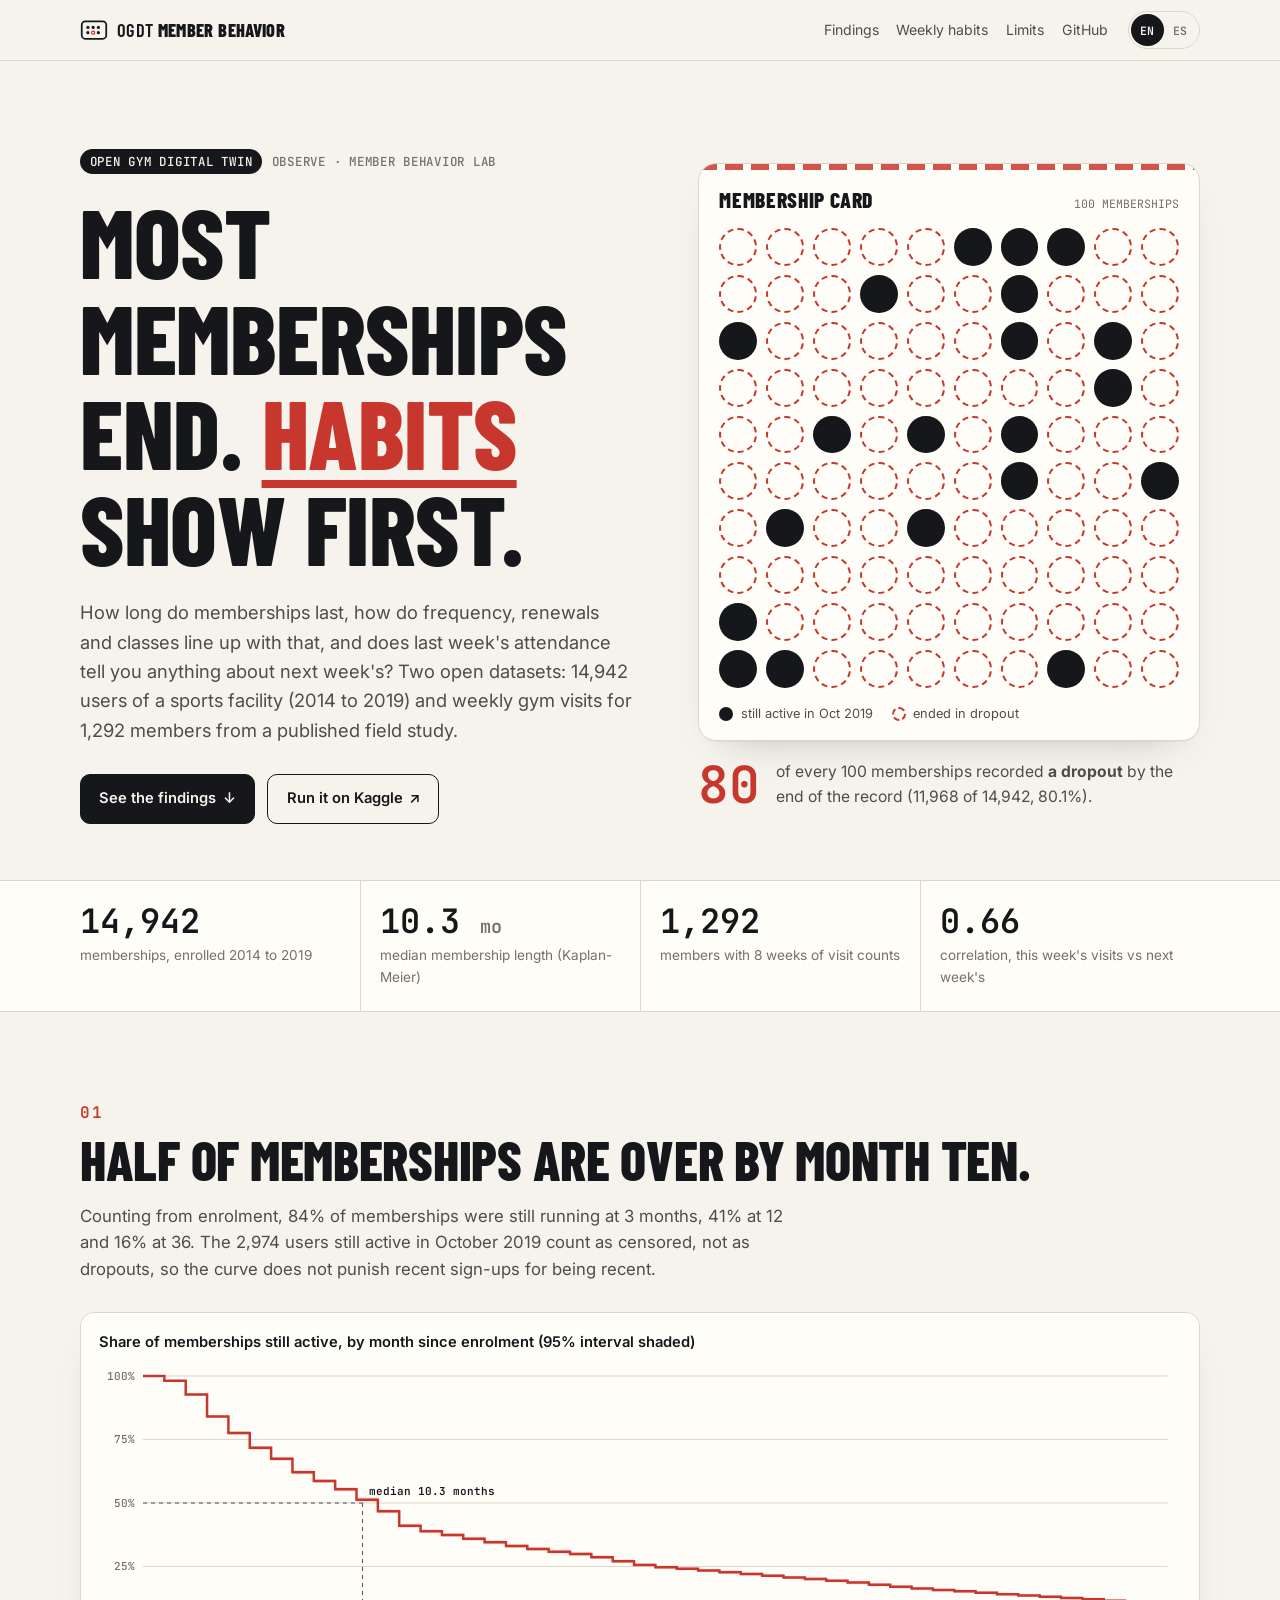
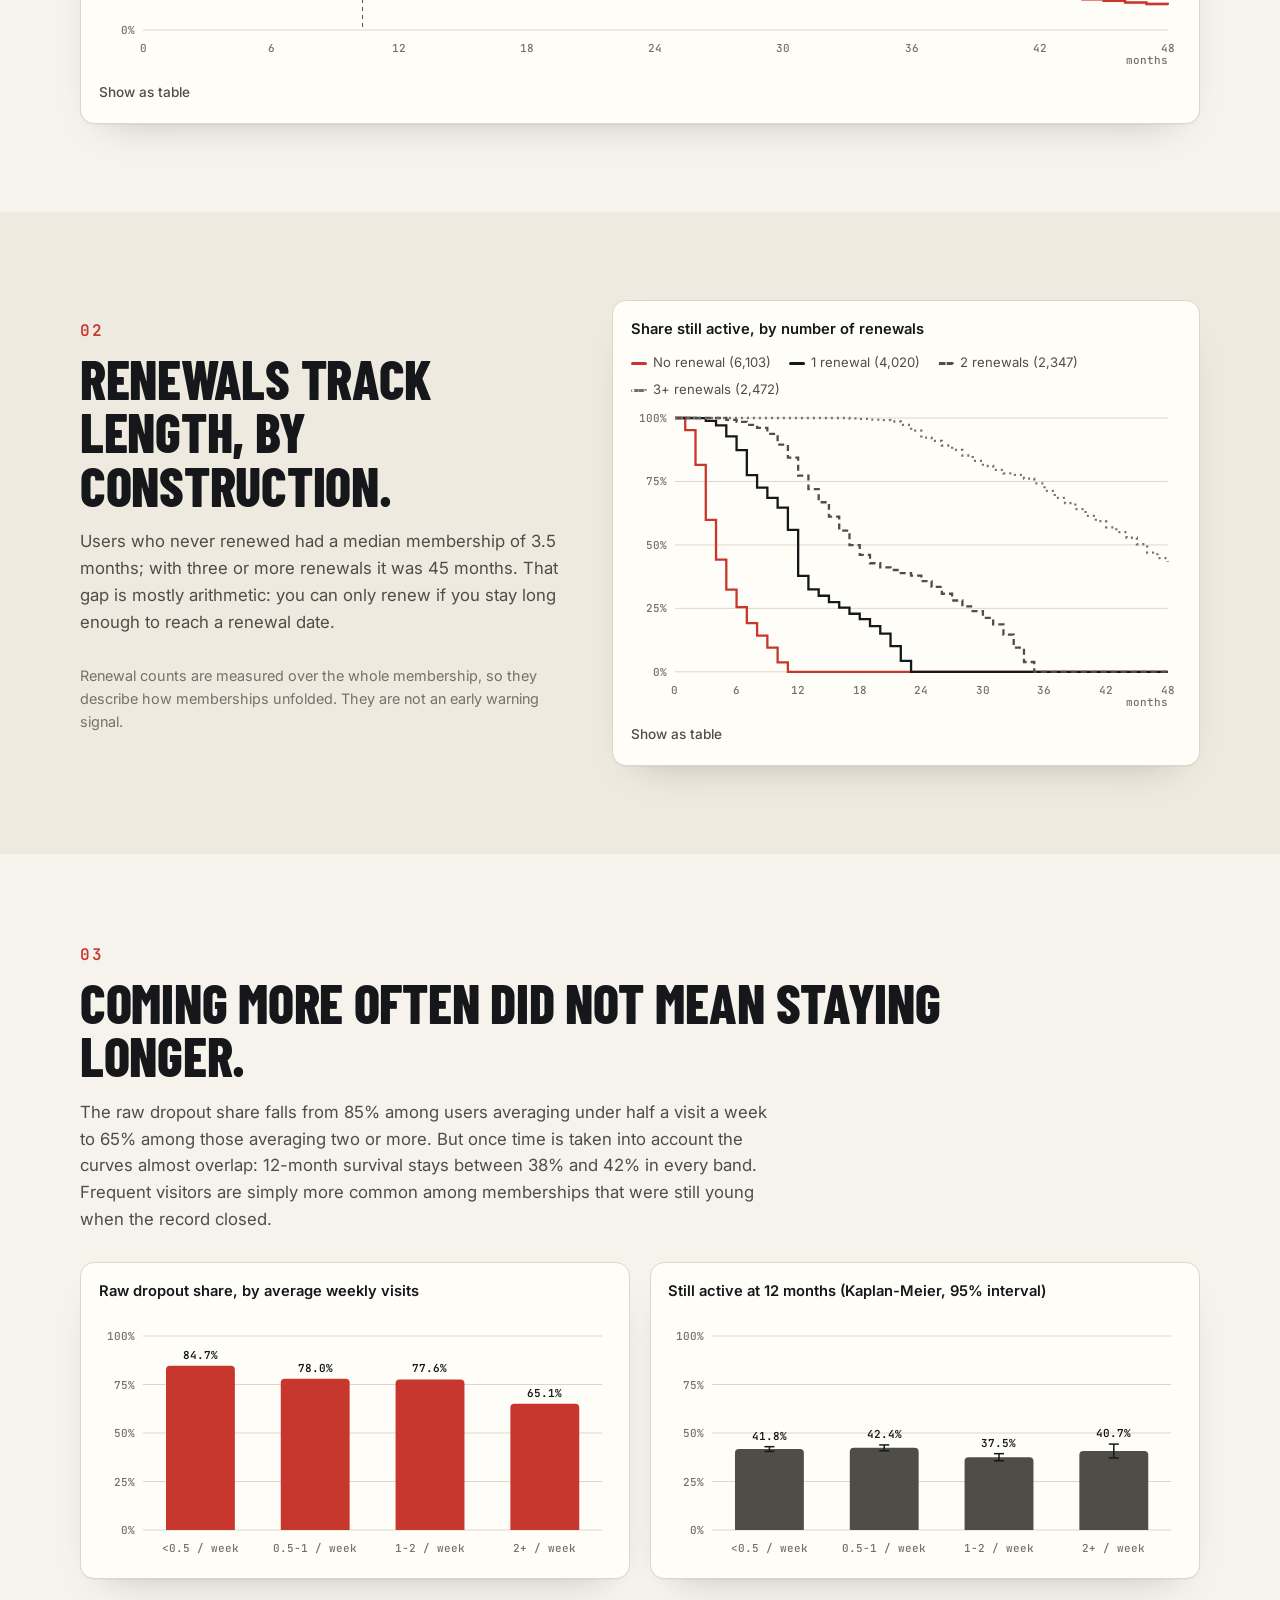
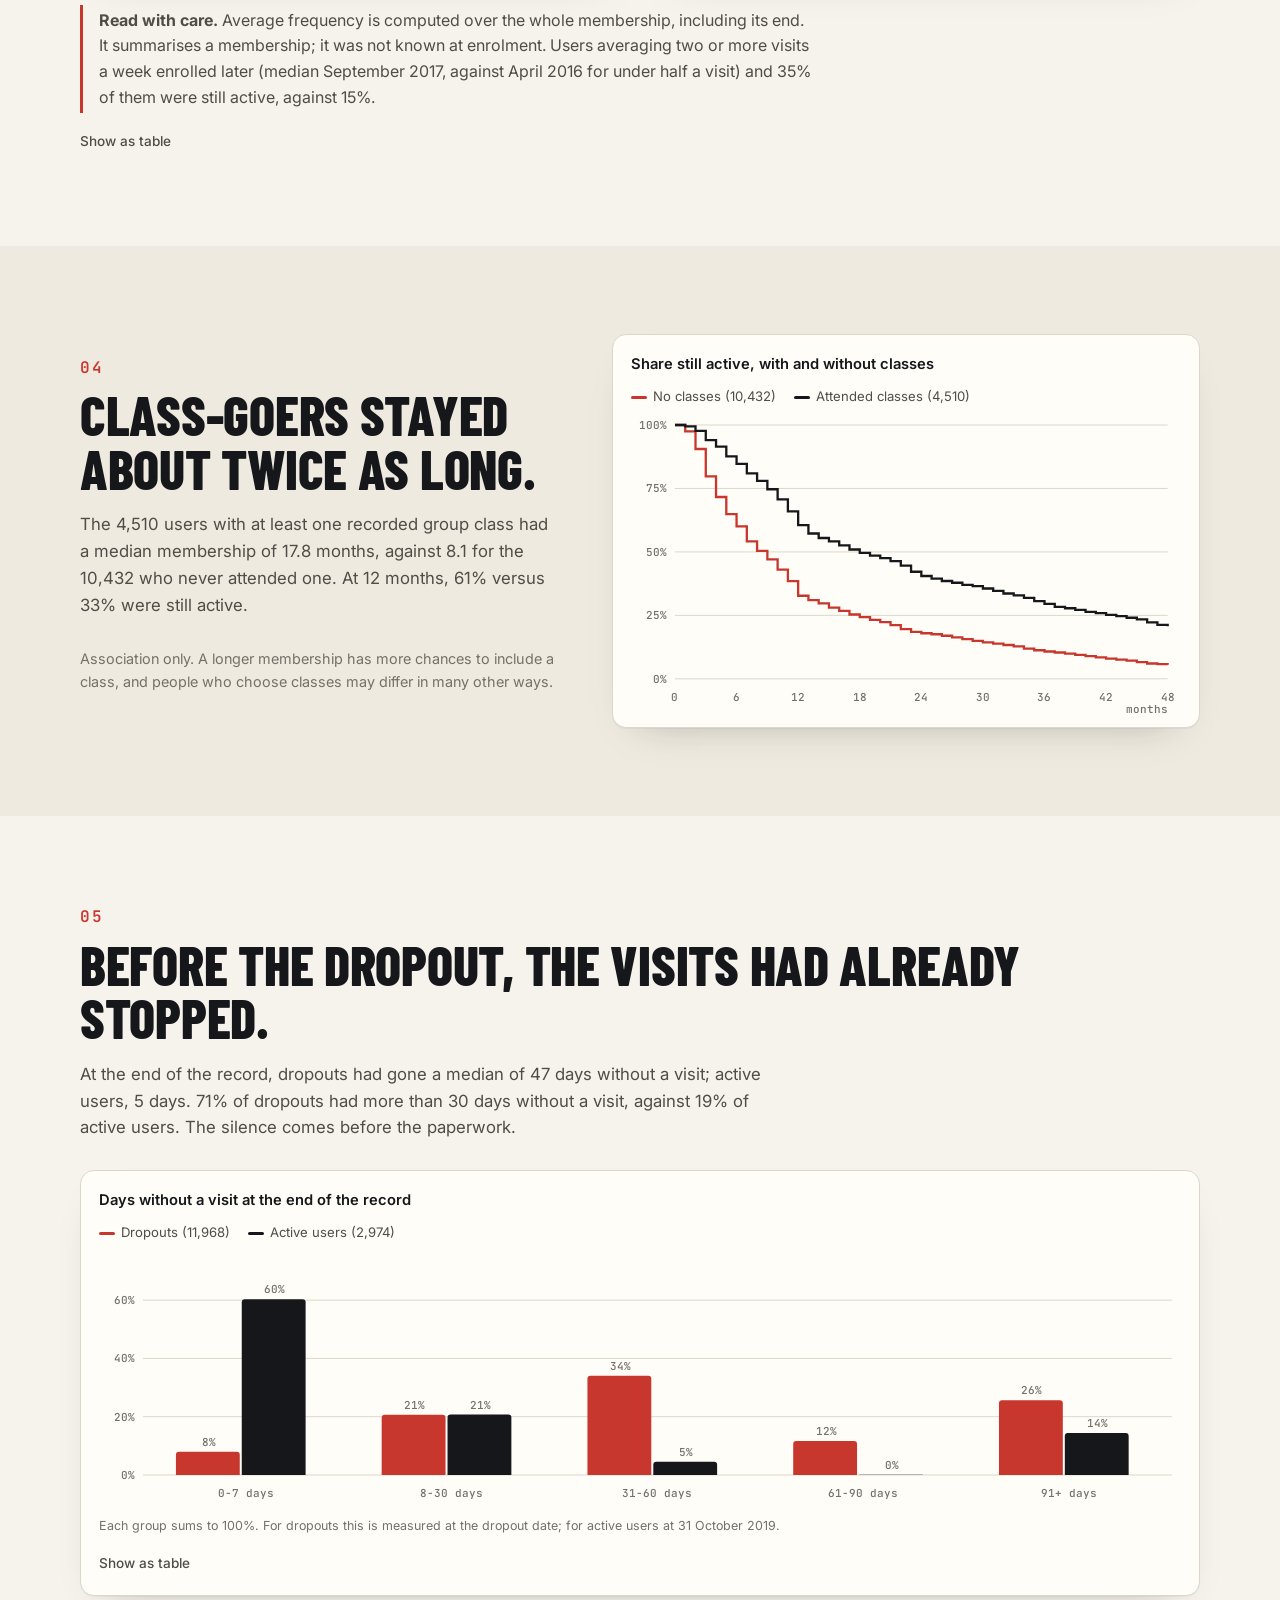
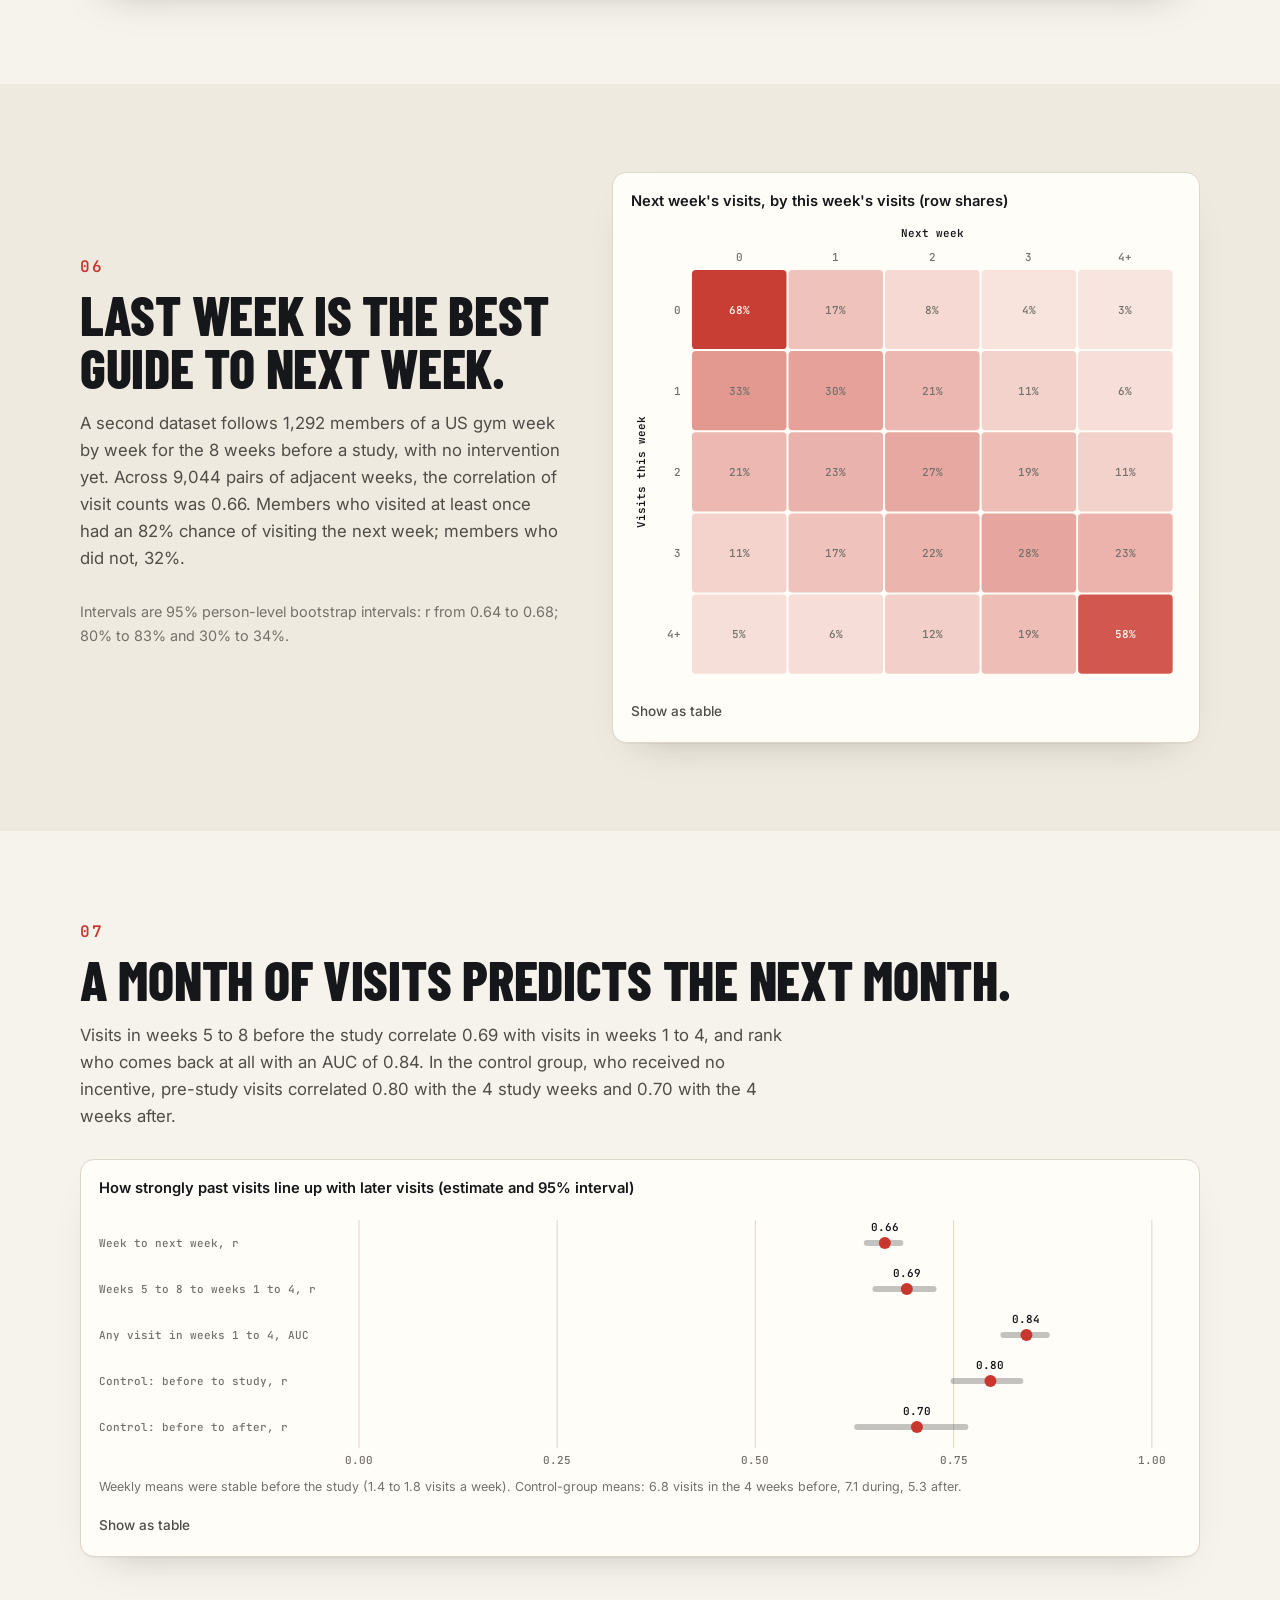
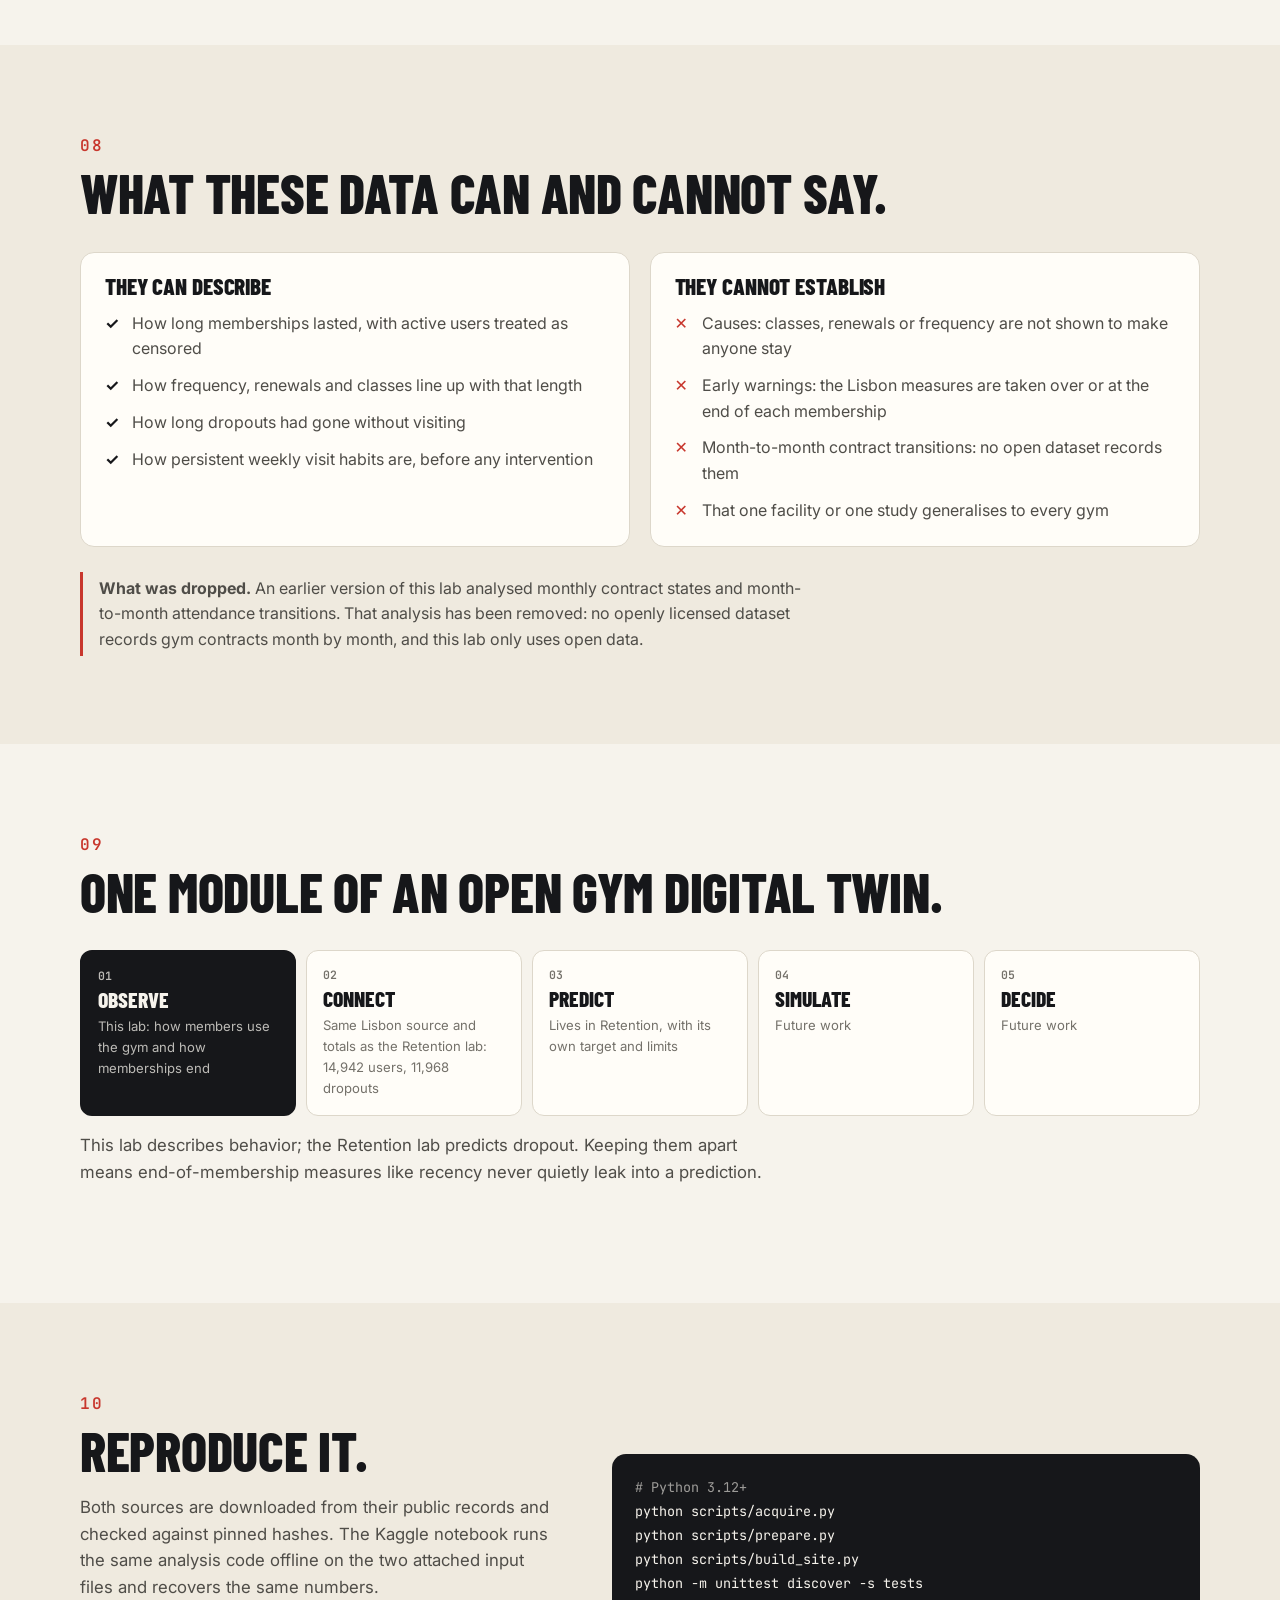
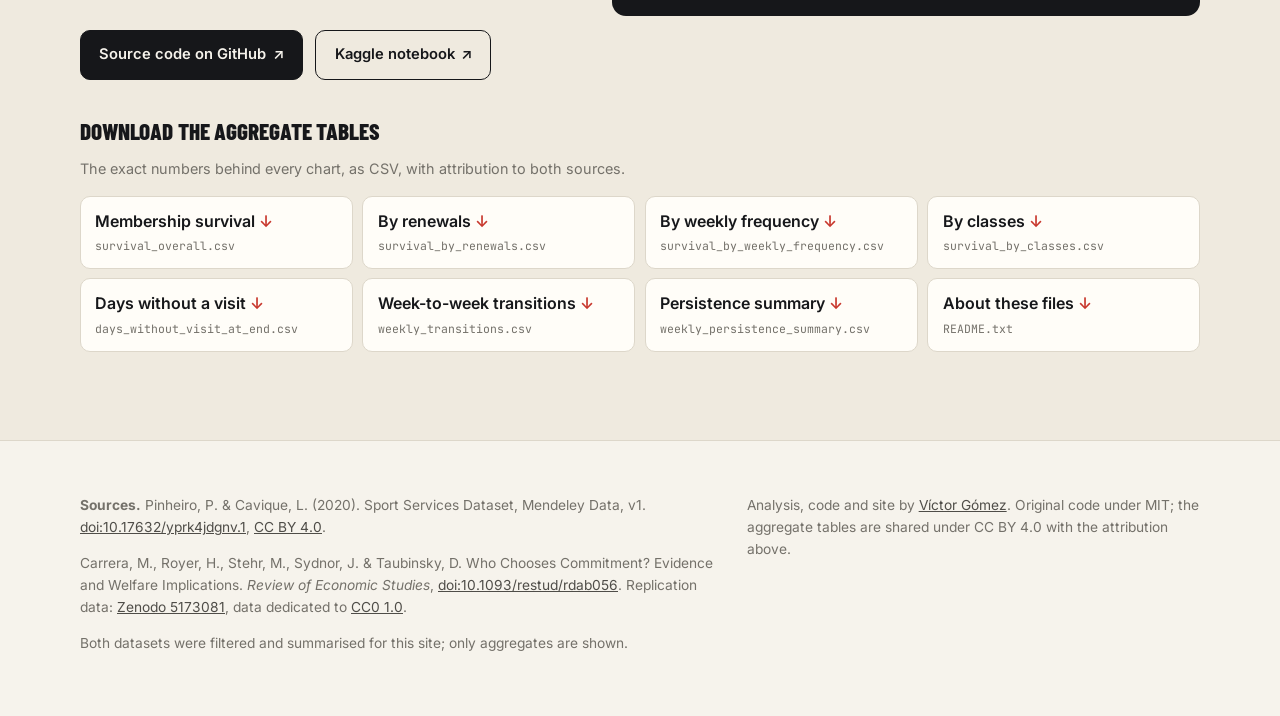
<file: site/index.html>
<!doctype html>
<html lang="en">
<head>
<meta charset="utf-8">
<meta name="viewport" content="width=device-width,initial-scale=1">
<title>OGDT Member Behavior · How members use the gym before they stop</title>
<meta name="title-en" content="OGDT Member Behavior · How members use the gym before they stop">
<meta name="title-es" content="OGDT Member Behavior · Cómo usan el gimnasio los socios antes de irse">
<meta name="description" content="Membership length, renewals, visit frequency and recency for 14,942 users of a sports facility, plus week-to-week persistence of gym visits for 1,292 members. Open data, reproducible code.">
<meta property="og:title" content="OGDT Member Behavior · How members use the gym before they stop">
<meta property="og:description" content="Half of 14,942 memberships ended by month 10. Last week's visits predict next week's: r = 0.66 across 1,292 members. Open data, reproducible code.">
<meta property="og:image" content="https://ogdt-member-behavior.vercel.app/assets/og.png">
<meta property="og:type" content="article">
<meta name="twitter:card" content="summary_large_image">
<meta name="theme-color" content="#f6f3ec" media="(prefers-color-scheme: light)">
<meta name="theme-color" content="#121315" media="(prefers-color-scheme: dark)">
<link rel="icon" href="assets/favicon.svg" type="image/svg+xml">
<link rel="preconnect" href="https://fonts.googleapis.com"><link rel="preconnect" href="https://fonts.gstatic.com" crossorigin>
<link href="https://fonts.googleapis.com/css2?family=Barlow+Condensed:wght@600;700;800&family=Inter:wght@400;500;600&family=JetBrains+Mono:wght@400;500;600&display=swap" rel="stylesheet">
<link rel="stylesheet" href="assets/site.css">
<script src="assets/lang.js"></script>
</head>
<body>
<a class="skip" href="#main"><span data-l="en">Skip to content</span><span data-l="es">Ir al contenido</span></a>
<header class="topbar">
  <div class="wrap bar">
    <a class="brand" href="#top" aria-label="OGDT Member Behavior">
      <svg viewBox="0 0 32 32" aria-hidden="true"><rect x="2" y="6" width="28" height="20" rx="4" fill="none" stroke="currentColor" stroke-width="2"/><g fill="currentColor"><circle cx="9" cy="13" r="1.8"/><circle cx="15" cy="13" r="1.8"/><circle cx="21" cy="13" r="1.8"/><circle cx="9" cy="19" r="1.8"/></g><circle cx="15" cy="19" r="1.8" fill="none" stroke="var(--accent)" stroke-width="1.4"/><circle cx="21" cy="19" r="1.8" fill="currentColor"/></svg>
      <span>OGDT <b>Member Behavior</b></span>
    </a>
    <nav class="nav" aria-label="Site">
      <a href="#survival"><span data-l="en">Findings</span><span data-l="es">Hallazgos</span></a>
      <a href="#weeks"><span data-l="en">Weekly habits</span><span data-l="es">Hábito semanal</span></a>
      <a href="#limits"><span data-l="en">Limits</span><span data-l="es">Límites</span></a>
      <a href="https://github.com/victorgomezadapty/ogdt-member-behavior">GitHub</a>
    </nav>
    <div class="lang" role="group" aria-label="Language / Idioma">
      <button type="button" data-set-lang="en" aria-pressed="true">EN</button>
      <button type="button" data-set-lang="es" aria-pressed="false">ES</button>
    </div>
  </div>
</header>

<main id="main">
<section class="hero" id="top">
  <div class="wrap hero-grid">
    <div class="hero-copy">
      <p class="kicker"><span class="pill">Open Gym Digital Twin</span><span data-l="en">Observe · member behavior lab</span><span data-l="es">Observar · laboratorio de comportamiento</span></p>
      <h1 data-l="en">Most memberships<br>end. <em>Habits</em><br>show first.</h1>
      <h1 data-l="es">Casi todas las<br>altas terminan. El <em>hábito</em><br>avisa antes.</h1>
      <p class="lead" data-l="en">How long do memberships last, how do frequency, renewals and classes line up with that, and does last week's attendance tell you anything about next week's? Two open datasets: 14,942 users of a sports facility (2014 to 2019) and weekly gym visits for 1,292 members from a published field study.</p>
      <p class="lead" data-l="es">¿Cuánto duran las altas, cómo se relacionan con la frecuencia, las renovaciones y las clases, y dice algo la asistencia de la semana pasada sobre la siguiente? Dos datos abiertos: 14.942 usuarios de una instalación deportiva (2014 a 2019) y visitas semanales de 1.292 socios de un estudio de campo publicado.</p>
      <div class="cta">
        <a class="btn primary" href="#survival"><span data-l="en">See the findings</span><span data-l="es">Ver los hallazgos</span> ↓</a>
        <a class="btn" href="https://www.kaggle.com/code/vctorandrsgmezlpez/ogdt-member-behavior-membership-and-weekly-visits"><span data-l="en">Run it on Kaggle</span><span data-l="es">Ejecutarlo en Kaggle</span> ↗</a>
      </div>
    </div>
    <figure class="card-wrap" aria-labelledby="card-caption">
      <div class="member-card">
        <div class="card-head">
          <span class="card-title"><span data-l="en">Membership card</span><span data-l="es">Tarjeta de socio</span></span>
          <span class="card-sub mono"><span data-l="en">100 memberships</span><span data-l="es">100 altas</span></span>
        </div>
        <div class="punches" id="punches" aria-hidden="true"></div>
        <div class="card-foot">
          <span class="legend-item"><i class="sw punched"></i><span data-l="en">still active in Oct 2019</span><span data-l="es">activa en oct. 2019</span></span>
          <span class="legend-item"><i class="sw empty"></i><span data-l="en">ended in dropout</span><span data-l="es">terminó en baja</span></span>
        </div>
      </div>
      <figcaption id="card-caption"><b class="big mono">80</b><span data-l="en">of every 100 memberships recorded <b>a dropout</b> by the end of the record (11,968 of 14,942, 80.1%).</span><span data-l="es">de cada 100 altas registraron <b>una baja</b> al cierre del registro (11.968 de 14.942, 80,1 %).</span></figcaption>
    </figure>
  </div>
</section>

<section class="stats" aria-label="Key numbers">
  <div class="wrap stat-grid">
    <div class="stat"><b class="mono">14,942</b><span data-l="en">memberships, enrolled 2014 to 2019</span><span data-l="es">altas, entre 2014 y 2019</span></div>
    <div class="stat"><b class="mono" data-l="en">10.3 <small>mo</small></b><b class="mono" data-l="es">10,3 <small>meses</small></b><span data-l="en">median membership length (Kaplan-Meier)</span><span data-l="es">duración mediana del alta (Kaplan-Meier)</span></div>
    <div class="stat"><b class="mono">1,292</b><span data-l="en">members with 8 weeks of visit counts</span><span data-l="es">socios con 8 semanas de visitas</span></div>
    <div class="stat"><b class="mono" data-l="en">0.66</b><b class="mono" data-l="es">0,66</b><span data-l="en">correlation, this week's visits vs next week's</span><span data-l="es">correlación entre visitas de una semana y la siguiente</span></div>
  </div>
</section>

<section class="chapter" id="survival">
  <div class="wrap">
    <p class="eyebrow mono">01</p>
    <h2 data-l="en">Half of memberships are over by month ten.</h2>
    <h2 data-l="es">La mitad de las altas termina antes del mes diez.</h2>
    <p class="intro" data-l="en">Counting from enrolment, 84% of memberships were still running at 3 months, 41% at 12 and 16% at 36. The 2,974 users still active in October 2019 count as censored, not as dropouts, so the curve does not punish recent sign-ups for being recent.</p>
    <p class="intro" data-l="es">Desde el alta, el 84 % seguía activo a los 3 meses, el 41 % a los 12 y el 16 % a los 36. Los 2.974 usuarios activos en octubre de 2019 cuentan como censurados, no como bajas, así que la curva no penaliza a las altas recientes por ser recientes.</p>
    <div class="chart-card">
      <div class="chart-title"><span data-l="en">Share of memberships still active, by month since enrolment (95% interval shaded)</span><span data-l="es">Proporción de altas aún activas, por mes desde el alta (intervalo del 95 % sombreado)</span></div>
      <div class="chart" id="chart-km" role="img" aria-label="Kaplan-Meier curve of membership length"></div>
      <details class="table-view"><summary><span data-l="en">Show as table</span><span data-l="es">Ver como tabla</span></summary><div data-table="km"></div></details>
    </div>
  </div>
</section>

<section class="chapter alt" id="renewals">
  <div class="wrap two-col">
    <div>
      <p class="eyebrow mono">02</p>
      <h2 data-l="en">Renewals track length, by construction.</h2>
      <h2 data-l="es">Las renovaciones siguen a la duración, por construcción.</h2>
      <p class="intro" data-l="en">Users who never renewed had a median membership of 3.5 months; with three or more renewals it was 45 months. That gap is mostly arithmetic: you can only renew if you stay long enough to reach a renewal date.</p>
      <p class="intro" data-l="es">Quien nunca renovó tuvo una duración mediana de 3,5 meses; con tres o más renovaciones fue de 45 meses. Esa diferencia es sobre todo aritmética: solo renueva quien se queda hasta la fecha de renovación.</p>
      <p class="note" data-l="en">Renewal counts are measured over the whole membership, so they describe how memberships unfolded. They are not an early warning signal.</p>
      <p class="note" data-l="es">Las renovaciones se cuentan sobre toda el alta, así que describen cómo se desarrolló. No son una señal temprana.</p>
    </div>
    <div class="chart-card">
      <div class="chart-title"><span data-l="en">Share still active, by number of renewals</span><span data-l="es">Proporción aún activa, según número de renovaciones</span></div>
      <div class="chart-legend" id="legend-renewals"></div>
      <div class="chart" id="chart-renewals" role="img" aria-label="Survival curves by number of renewals"></div>
      <details class="table-view"><summary><span data-l="en">Show as table</span><span data-l="es">Ver como tabla</span></summary><div data-table="renewals"></div></details>
    </div>
  </div>
</section>

<section class="chapter" id="frequency">
  <div class="wrap">
    <p class="eyebrow mono">03</p>
    <h2 data-l="en">Coming more often did not mean staying longer.</h2>
    <h2 data-l="es">Venir más a menudo no significó quedarse más.</h2>
    <p class="intro" data-l="en">The raw dropout share falls from 85% among users averaging under half a visit a week to 65% among those averaging two or more. But once time is taken into account the curves almost overlap: 12-month survival stays between 38% and 42% in every band. Frequent visitors are simply more common among memberships that were still young when the record closed.</p>
    <p class="intro" data-l="es">La proporción bruta de bajas cae del 85 % entre quienes promedian menos de media visita semanal al 65 % entre quienes hacen dos o más. Pero al tener en cuenta el tiempo las curvas casi se superponen: la supervivencia a 12 meses queda entre el 38 % y el 42 % en todas las bandas. Los usuarios frecuentes abundan más entre altas que aún eran jóvenes al cerrar el registro.</p>
    <div class="grid-2">
      <div class="chart-card">
        <div class="chart-title"><span data-l="en">Raw dropout share, by average weekly visits</span><span data-l="es">Proporción bruta de bajas, según visitas semanales medias</span></div>
        <div class="chart" id="chart-freq-raw" role="img" aria-label="Dropout share by weekly frequency band"></div>
      </div>
      <div class="chart-card">
        <div class="chart-title"><span data-l="en">Still active at 12 months (Kaplan-Meier, 95% interval)</span><span data-l="es">Activa a los 12 meses (Kaplan-Meier, intervalo del 95 %)</span></div>
        <div class="chart" id="chart-freq-km" role="img" aria-label="Twelve-month survival by weekly frequency band"></div>
      </div>
    </div>
    <p class="caveat"><b data-l="en">Read with care.</b><b data-l="es">Leer con cuidado.</b> <span data-l="en">Average frequency is computed over the whole membership, including its end. It summarises a membership; it was not known at enrolment. Users averaging two or more visits a week enrolled later (median September 2017, against April 2016 for under half a visit) and 35% of them were still active, against 15%.</span><span data-l="es">La frecuencia media se calcula sobre toda el alta, incluido su final. Resume un alta; no se conocía al inscribirse. Quienes promedian dos o más visitas semanales se inscribieron más tarde (mediana septiembre de 2017, frente a abril de 2016 en menos de media visita) y el 35 % seguía activo, frente al 15 %.</span></p>
    <details class="table-view"><summary><span data-l="en">Show as table</span><span data-l="es">Ver como tabla</span></summary><div data-table="freq"></div></details>
  </div>
</section>

<section class="chapter alt" id="classes">
  <div class="wrap two-col">
    <div>
      <p class="eyebrow mono">04</p>
      <h2 data-l="en">Class-goers stayed about twice as long.</h2>
      <h2 data-l="es">Quienes iban a clases duraron casi el doble.</h2>
      <p class="intro" data-l="en">The 4,510 users with at least one recorded group class had a median membership of 17.8 months, against 8.1 for the 10,432 who never attended one. At 12 months, 61% versus 33% were still active.</p>
      <p class="intro" data-l="es">Los 4.510 usuarios con al menos una clase colectiva registrada tuvieron una duración mediana de 17,8 meses, frente a 8,1 en los 10.432 que nunca fueron a una. A los 12 meses seguía activo el 61 % frente al 33 %.</p>
      <p class="note" data-l="en">Association only. A longer membership has more chances to include a class, and people who choose classes may differ in many other ways.</p>
      <p class="note" data-l="es">Solo asociación. Un alta más larga tiene más ocasiones de incluir una clase, y quien elige clases puede diferir en muchas otras cosas.</p>
    </div>
    <div class="chart-card">
      <div class="chart-title"><span data-l="en">Share still active, with and without classes</span><span data-l="es">Proporción aún activa, con y sin clases</span></div>
      <div class="chart-legend" id="legend-classes"></div>
      <div class="chart" id="chart-classes" role="img" aria-label="Survival curves by class attendance"></div>
    </div>
  </div>
</section>

<section class="chapter" id="recency">
  <div class="wrap">
    <p class="eyebrow mono">05</p>
    <h2 data-l="en">Before the dropout, the visits had already stopped.</h2>
    <h2 data-l="es">Antes de la baja, las visitas ya se habían detenido.</h2>
    <p class="intro" data-l="en">At the end of the record, dropouts had gone a median of 47 days without a visit; active users, 5 days. 71% of dropouts had more than 30 days without a visit, against 19% of active users. The silence comes before the paperwork.</p>
    <p class="intro" data-l="es">Al cierre del registro, las bajas llevaban una mediana de 47 días sin visitar; los activos, 5 días. El 71 % de las bajas superaba los 30 días sin visita, frente al 19 % de los activos. El silencio llega antes que el trámite.</p>
    <div class="chart-card">
      <div class="chart-title"><span data-l="en">Days without a visit at the end of the record</span><span data-l="es">Días sin visita al cierre del registro</span></div>
      <div class="chart-legend" id="legend-recency"></div>
      <div class="chart" id="chart-recency" role="img" aria-label="Distribution of days without a visit for dropouts and active users"></div>
      <p class="chart-note" data-l="en">Each group sums to 100%. For dropouts this is measured at the dropout date; for active users at 31 October 2019.</p>
      <p class="chart-note" data-l="es">Cada grupo suma 100 %. En las bajas se mide en la fecha de baja; en los activos, el 31 de octubre de 2019.</p>
      <details class="table-view"><summary><span data-l="en">Show as table</span><span data-l="es">Ver como tabla</span></summary><div data-table="recency"></div></details>
    </div>
  </div>
</section>

<section class="chapter alt" id="weeks">
  <div class="wrap two-col">
    <div>
      <p class="eyebrow mono">06</p>
      <h2 data-l="en">Last week is the best guide to next week.</h2>
      <h2 data-l="es">La semana pasada es la mejor guía de la siguiente.</h2>
      <p class="intro" data-l="en">A second dataset follows 1,292 members of a US gym week by week for the 8 weeks before a study, with no intervention yet. Across 9,044 pairs of adjacent weeks, the correlation of visit counts was 0.66. Members who visited at least once had an 82% chance of visiting the next week; members who did not, 32%.</p>
      <p class="intro" data-l="es">Un segundo conjunto sigue a 1.292 socios de un gimnasio de EE. UU. semana a semana durante las 8 semanas previas a un estudio, todavía sin intervención. En 9.044 pares de semanas contiguas, la correlación de visitas fue 0,66. Quien visitó al menos una vez tuvo un 82 % de probabilidad de volver la semana siguiente; quien no, un 32 %.</p>
      <p class="note" data-l="en">Intervals are 95% person-level bootstrap intervals: r from 0.64 to 0.68; 80% to 83% and 30% to 34%.</p>
      <p class="note" data-l="es">Intervalos bootstrap del 95 % por persona: r de 0,64 a 0,68; del 80 % al 83 % y del 30 % al 34 %.</p>
    </div>
    <div class="chart-card">
      <div class="chart-title"><span data-l="en">Next week's visits, by this week's visits (row shares)</span><span data-l="es">Visitas de la semana siguiente según las de esta (proporción por fila)</span></div>
      <div class="chart" id="chart-transition" role="img" aria-label="Heatmap of week-to-week visit transitions"></div>
      <details class="table-view"><summary><span data-l="en">Show as table</span><span data-l="es">Ver como tabla</span></summary><div data-table="transition"></div></details>
    </div>
  </div>
</section>

<section class="chapter" id="month-ahead">
  <div class="wrap">
    <p class="eyebrow mono">07</p>
    <h2 data-l="en">A month of visits predicts the next month.</h2>
    <h2 data-l="es">Un mes de visitas anticipa el siguiente.</h2>
    <p class="intro" data-l="en">Visits in weeks 5 to 8 before the study correlate 0.69 with visits in weeks 1 to 4, and rank who comes back at all with an AUC of 0.84. In the control group, who received no incentive, pre-study visits correlated 0.80 with the 4 study weeks and 0.70 with the 4 weeks after.</p>
    <p class="intro" data-l="es">Las visitas de las semanas 5 a 8 antes del estudio correlacionan 0,69 con las de las semanas 1 a 4, y ordenan quién vuelve a venir con un AUC de 0,84. En el grupo control, sin incentivo, las visitas previas correlacionaron 0,80 con las 4 semanas del estudio y 0,70 con las 4 semanas posteriores.</p>
    <div class="chart-card">
      <div class="chart-title"><span data-l="en">How strongly past visits line up with later visits (estimate and 95% interval)</span><span data-l="es">Cuánto se alinean las visitas pasadas con las posteriores (estimación e intervalo del 95 %)</span></div>
      <div class="chart" id="chart-persist" role="img" aria-label="Persistence metrics with confidence intervals"></div>
      <p class="chart-note" data-l="en">Weekly means were stable before the study (1.4 to 1.8 visits a week). Control-group means: 6.8 visits in the 4 weeks before, 7.1 during, 5.3 after.</p>
      <p class="chart-note" data-l="es">Las medias semanales fueron estables antes del estudio (1,4 a 1,8 visitas por semana). Medias del grupo control: 6,8 visitas en las 4 semanas previas, 7,1 durante, 5,3 después.</p>
      <details class="table-view"><summary><span data-l="en">Show as table</span><span data-l="es">Ver como tabla</span></summary><div data-table="persist"></div></details>
    </div>
  </div>
</section>

<section class="chapter alt" id="limits">
  <div class="wrap">
    <p class="eyebrow mono">08</p>
    <h2 data-l="en">What these data can and cannot say.</h2>
    <h2 data-l="es">Lo que estos datos pueden y no pueden decir.</h2>
    <div class="can-cannot">
      <div class="can">
        <h3 data-l="en">They can describe</h3><h3 data-l="es">Pueden describir</h3>
        <ul>
          <li data-l="en">How long memberships lasted, with active users treated as censored</li><li data-l="es">Cuánto duraron las altas, con los activos tratados como censurados</li>
          <li data-l="en">How frequency, renewals and classes line up with that length</li><li data-l="es">Cómo se relacionan frecuencia, renovaciones y clases con esa duración</li>
          <li data-l="en">How long dropouts had gone without visiting</li><li data-l="es">Cuánto tiempo llevaban sin venir las bajas</li>
          <li data-l="en">How persistent weekly visit habits are, before any intervention</li><li data-l="es">Cuán persistente es el hábito semanal, antes de cualquier intervención</li>
        </ul>
      </div>
      <div class="cannot">
        <h3 data-l="en">They cannot establish</h3><h3 data-l="es">No pueden establecer</h3>
        <ul>
          <li data-l="en">Causes: classes, renewals or frequency are not shown to make anyone stay</li><li data-l="es">Causas: no se demuestra que clases, renovaciones o frecuencia hagan que alguien se quede</li>
          <li data-l="en">Early warnings: the Lisbon measures are taken over or at the end of each membership</li><li data-l="es">Alertas tempranas: las medidas de Lisboa se toman sobre o al final de cada alta</li>
          <li data-l="en">Month-to-month contract transitions: no open dataset records them</li><li data-l="es">Transiciones de contrato mes a mes: ningún dato abierto las registra</li>
          <li data-l="en">That one facility or one study generalises to every gym</li><li data-l="es">Que una instalación o un estudio se generalicen a cualquier gimnasio</li>
        </ul>
      </div>
    </div>
    <p class="caveat"><b data-l="en">What was dropped.</b><b data-l="es">Qué se retiró.</b> <span data-l="en">An earlier version of this lab analysed monthly contract states and month-to-month attendance transitions. That analysis has been removed: no openly licensed dataset records gym contracts month by month, and this lab only uses open data.</span><span data-l="es">Una versión anterior de este laboratorio analizaba estados de contrato mensuales y transiciones de asistencia mes a mes. Ese análisis se ha retirado: ningún dato con licencia abierta registra contratos de gimnasio mes a mes, y este laboratorio solo usa datos abiertos.</span></p>
  </div>
</section>

<section class="chapter" id="twin">
  <div class="wrap">
    <p class="eyebrow mono">09</p>
    <h2 data-l="en">One module of an open gym digital twin.</h2>
    <h2 data-l="es">Un módulo de un gemelo digital abierto de gimnasio.</h2>
    <ol class="pipeline">
      <li class="active"><b data-l="en">Observe</b><b data-l="es">Observar</b><span data-l="en">This lab: how members use the gym and how memberships end</span><span data-l="es">Este laboratorio: cómo usan el gimnasio los socios y cómo terminan las altas</span></li>
      <li><b data-l="en">Connect</b><b data-l="es">Conectar</b><span data-l="en">Same Lisbon source and totals as the Retention lab: 14,942 users, 11,968 dropouts</span><span data-l="es">Misma fuente de Lisboa y totales que Retention: 14.942 usuarios, 11.968 bajas</span></li>
      <li><b data-l="en">Predict</b><b data-l="es">Predecir</b><span data-l="en">Lives in Retention, with its own target and limits</span><span data-l="es">Vive en Retention, con su propio objetivo y límites</span></li>
      <li><b data-l="en">Simulate</b><b data-l="es">Simular</b><span data-l="en">Future work</span><span data-l="es">Trabajo futuro</span></li>
      <li><b data-l="en">Decide</b><b data-l="es">Decidir</b><span data-l="en">Future work</span><span data-l="es">Trabajo futuro</span></li>
    </ol>
    <p class="intro" data-l="en">This lab describes behavior; the Retention lab predicts dropout. Keeping them apart means end-of-membership measures like recency never quietly leak into a prediction.</p>
    <p class="intro" data-l="es">Este laboratorio describe la conducta; el de Retention predice la baja. Separarlos evita que medidas de final de alta, como los días sin visita, se filtren sin querer en una predicción.</p>
  </div>
</section>

<section class="chapter alt" id="reproduce">
  <div class="wrap two-col">
    <div>
      <p class="eyebrow mono">10</p>
      <h2 data-l="en">Reproduce it.</h2>
      <h2 data-l="es">Reprodúcelo.</h2>
      <p class="intro" data-l="en">Both sources are downloaded from their public records and checked against pinned hashes. The Kaggle notebook runs the same analysis code offline on the two attached input files and recovers the same numbers.</p>
      <p class="intro" data-l="es">Las dos fuentes se descargan de sus registros públicos y se comprueban contra hashes fijados. El notebook de Kaggle ejecuta el mismo código sin conexión sobre los dos archivos adjuntos y obtiene las mismas cifras.</p>
      <div class="cta">
        <a class="btn primary" href="https://github.com/victorgomezadapty/ogdt-member-behavior"><span data-l="en">Source code on GitHub</span><span data-l="es">Código en GitHub</span> ↗</a>
        <a class="btn" href="https://www.kaggle.com/code/vctorandrsgmezlpez/ogdt-member-behavior-membership-and-weekly-visits"><span data-l="en">Kaggle notebook</span><span data-l="es">Notebook en Kaggle</span> ↗</a>
      </div>
    </div>
    <pre class="code mono" aria-label="Commands"><span class="c"># Python 3.12+</span>
python scripts/acquire.py
python scripts/prepare.py
python scripts/build_site.py
python -m unittest discover -s tests</pre>
  </div>
  <div class="wrap downloads">
    <h3 data-l="en">Download the aggregate tables</h3><h3 data-l="es">Descarga las tablas agregadas</h3>
    <p class="note" data-l="en">The exact numbers behind every chart, as CSV, with attribution to both sources.</p>
    <p class="note" data-l="es">Las cifras exactas detrás de cada gráfico, en CSV, con la atribución de ambas fuentes.</p>
    <ul class="file-list">
      <li><a href="data/survival_overall.csv" download><span data-l="en">Membership survival</span><span data-l="es">Supervivencia de altas</span></a><code>survival_overall.csv</code></li>
      <li><a href="data/survival_by_renewals.csv" download><span data-l="en">By renewals</span><span data-l="es">Por renovaciones</span></a><code>survival_by_renewals.csv</code></li>
      <li><a href="data/survival_by_weekly_frequency.csv" download><span data-l="en">By weekly frequency</span><span data-l="es">Por frecuencia semanal</span></a><code>survival_by_weekly_frequency.csv</code></li>
      <li><a href="data/survival_by_classes.csv" download><span data-l="en">By classes</span><span data-l="es">Por clases</span></a><code>survival_by_classes.csv</code></li>
      <li><a href="data/days_without_visit_at_end.csv" download><span data-l="en">Days without a visit</span><span data-l="es">Días sin visita</span></a><code>days_without_visit_at_end.csv</code></li>
      <li><a href="data/weekly_transitions.csv" download><span data-l="en">Week-to-week transitions</span><span data-l="es">Transiciones semanales</span></a><code>weekly_transitions.csv</code></li>
      <li><a href="data/weekly_persistence_summary.csv" download><span data-l="en">Persistence summary</span><span data-l="es">Resumen de persistencia</span></a><code>weekly_persistence_summary.csv</code></li>
      <li><a href="data/README.txt" download><span data-l="en">About these files</span><span data-l="es">Sobre estos archivos</span></a><code>README.txt</code></li>
    </ul>
  </div>
</section>
</main>

<footer class="footer">
  <div class="wrap foot-grid">
    <div>
      <p><b data-l="en">Sources.</b><b data-l="es">Fuentes.</b> Pinheiro, P. &amp; Cavique, L. (2020). Sport Services Dataset, Mendeley Data, v1. <a href="https://doi.org/10.17632/yprk4jdgnv.1">doi:10.17632/yprk4jdgnv.1</a>, <a href="https://creativecommons.org/licenses/by/4.0/">CC BY 4.0</a>.</p>
      <p>Carrera, M., Royer, H., Stehr, M., Sydnor, J. &amp; Taubinsky, D. Who Chooses Commitment? Evidence and Welfare Implications. <i>Review of Economic Studies</i>, <a href="https://doi.org/10.1093/restud/rdab056">doi:10.1093/restud/rdab056</a>. <span data-l="en">Replication data</span><span data-l="es">Datos de replicación</span>: <a href="https://doi.org/10.5281/zenodo.5173081">Zenodo 5173081</a>, <span data-l="en">data dedicated to</span><span data-l="es">datos bajo</span> <a href="https://creativecommons.org/publicdomain/zero/1.0/">CC0 1.0</a>.</p>
      <p data-l="en">Both datasets were filtered and summarised for this site; only aggregates are shown.</p>
      <p data-l="es">Ambos conjuntos se filtraron y resumieron para este sitio; solo se muestran agregados.</p>
    </div>
    <div>
      <p data-l="en">Analysis, code and site by <a href="https://victor-gomez-portfolio.vercel.app">Víctor Gómez</a>. Original code under MIT; the aggregate tables are shared under CC BY 4.0 with the attribution above.</p>
      <p data-l="es">Análisis, código y sitio de <a href="https://victor-gomez-portfolio.vercel.app">Víctor Gómez</a>. Código original bajo MIT; las tablas agregadas se comparten bajo CC BY 4.0 con la atribución indicada.</p>
    </div>
  </div>
</footer>

<div class="tooltip" id="tooltip" role="status" aria-live="polite" hidden></div>
<script src="assets/data.js"></script>
<script src="assets/app.js"></script>
</body>
</html>
</file>
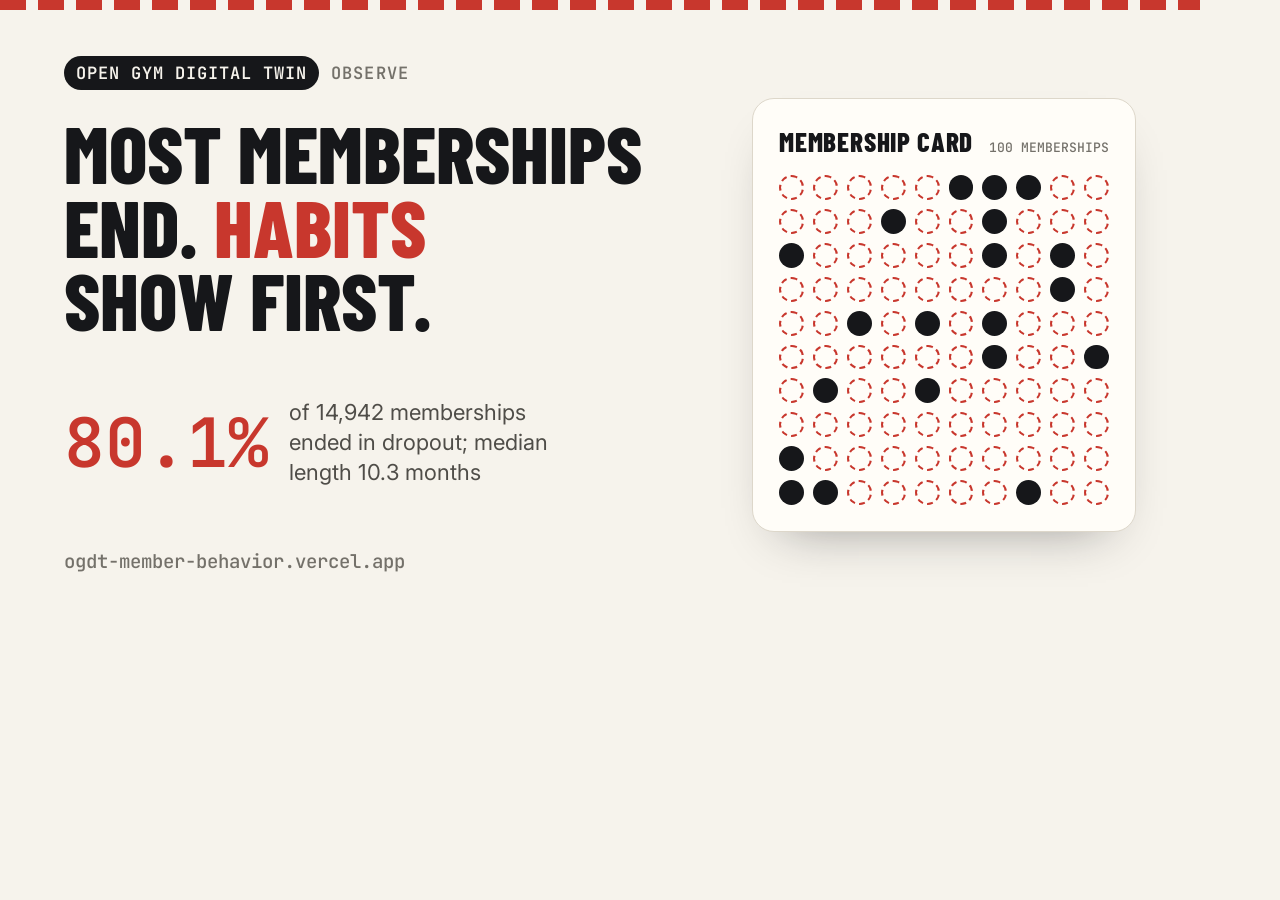
<file: site/og.html>
<!doctype html>
<html lang="en">
<head>
<meta charset="utf-8">
<meta name="robots" content="noindex">
<title>OGDT Member Behavior · social card</title>
<!-- Source for assets/og.png (1200×630). Render: python scripts/render_og.py -->
<link href="https://fonts.googleapis.com/css2?family=Barlow+Condensed:wght@700;800&family=Inter:wght@500;600&family=JetBrains+Mono:wght@500;600&display=swap" rel="stylesheet">
<style>
  * { box-sizing: border-box; margin: 0; }
  html, body { width: 1200px; height: 630px; overflow: hidden; }
  body { background: #f6f3ec; color: #16171a; font-family: Inter, sans-serif; display: grid; grid-template-columns: 640px 1fr; gap: 48px; padding: 56px 64px; position: relative; }
  body::before { content: ""; position: absolute; inset: 0 0 auto 0; height: 10px; background: repeating-linear-gradient(90deg, #c8372d 0 26px, transparent 26px 38px); }
  .left { display: flex; flex-direction: column; justify-content: space-between; }
  .kicker { display: flex; gap: 12px; align-items: center; font: 600 17px "JetBrains Mono", monospace; text-transform: uppercase; letter-spacing: .06em; color: #74716a; }
  .pill { background: #16171a; color: #f6f3ec; padding: 6px 12px; border-radius: 999px; }
  h1 { font: 800 80px/0.92 "Barlow Condensed", sans-serif; text-transform: uppercase; margin-top: 26px; }
  h1 em { font-style: normal; color: #c8372d; }
  .stat { display: flex; align-items: center; gap: 20px; }
  .stat b { font: 600 68px/1 "JetBrains Mono", monospace; color: #c8372d; }
  .stat span { font-size: 22px; line-height: 1.35; color: #4f4d48; }
  .foot { font: 500 19px "JetBrains Mono", monospace; color: #74716a; }
  .card { align-self: center; background: #fffdf8; border: 1px solid #ddd7ca; border-radius: 22px; padding: 26px; box-shadow: 0 24px 50px -30px rgba(22, 23, 26, .45); }
  .card-head { display: flex; justify-content: space-between; align-items: baseline; margin-bottom: 18px; }
  .card-head b { font: 800 27px "Barlow Condensed", sans-serif; text-transform: uppercase; letter-spacing: .03em; }
  .card-head span { font: 500 13px "JetBrains Mono", monospace; color: #74716a; text-transform: uppercase; }
  .grid { display: grid; grid-template-columns: repeat(10, 1fr); gap: 9px; }
  .grid i { aspect-ratio: 1; border-radius: 50%; background: #16171a; }
  .grid i.e { background: transparent; border: 2.5px dashed #c8372d; }
</style>
</head>
<body>
  <div class="left">
    <div>
      <p class="kicker"><span class="pill">Open Gym Digital Twin</span>Observe</p>
      <h1>Most memberships<br>end. <em>Habits</em><br>show first.</h1>
    </div>
    <div class="stat"><b>80.1%</b><span>of 14,942 memberships<br>ended in dropout; median<br>length 10.3 months</span></div>
    <p class="foot">ogdt-member-behavior.vercel.app</p>
  </div>
  <div class="card">
    <div class="card-head"><b>Membership card</b><span>100 memberships</span></div>
    <div class="grid" id="grid"></div>
  </div>
<script>
  // Same seeded layout as the site's membership card (assets/app.js).
  var order = [], seed = 20061, empty = {};
  for (var i = 0; i < 100; i++) order.push(i);
  for (var s = 99; s > 0; s--) { seed = (seed * 1103515245 + 12345) % 2147483648; var r = seed % (s + 1), t = order[s]; order[s] = order[r]; order[r] = t; }
  order.slice(0, 80).forEach(function (p) { empty[p] = true; });
  var g = document.getElementById('grid');
  for (var j = 0; j < 100; j++) { var c = document.createElement('i'); if (empty[j]) c.className = 'e'; g.appendChild(c); }
</script>
</body>
</html>
</file>
<file: site/assets/site.css>
/* OGDT Member Behavior: chalk-and-rubber-floor palette, gym signage type. */
:root {
  color-scheme: light;
  --bg: #f6f3ec;
  --bg-alt: #efeadf;
  --surface: #fffdf8;
  --ink: #16171a;
  --ink-2: #4f4d48;
  --muted: #74716a;
  --line: #ddd7ca;
  --grid: #e8e3d8;
  --accent: #c8372d;          /* the empty month */
  --accent-soft: #f6d9d4;
  --punch: #16171a;
  --series-1: #2a78d6;        /* club 11 */
  --series-2: #eb6834;        /* club 13 */
  --series-3: #1baf7a;        /* club 16 */
  --ord-0: #6da7ec; --ord-1: #3987e5; --ord-2: #256abf; --ord-3: #104281;
  --down: #eb6834; --same: #a29f97; --up: #2a78d6;
  --shadow: 0 1px 0 rgba(22, 23, 26, .04), 0 18px 40px -28px rgba(22, 23, 26, .35);
  --radius: 14px;
  --display: "Barlow Condensed", "Arial Narrow", sans-serif;
  --body: "Inter", system-ui, -apple-system, "Segoe UI", sans-serif;
  --mono: "JetBrains Mono", ui-monospace, "Cascadia Mono", monospace;
}
@media (prefers-color-scheme: dark) {
  :root:not([data-theme="light"]) {
    color-scheme: dark;
    --bg: #121315; --bg-alt: #17181b; --surface: #1c1d21;
    --ink: #f1eee7; --ink-2: #c9c5bb; --muted: #9c988e;
    --line: #2e3035; --grid: #26282c;
    --accent: #f0604f; --accent-soft: #3a1f1c; --punch: #f1eee7;
    --series-1: #3987e5; --series-2: #d95926; --series-3: #199e70;
    --ord-0: #184f95; --ord-1: #256abf; --ord-2: #3987e5; --ord-3: #86b6ef;
    --down: #d95926; --same: #6f6c66; --up: #3987e5;
    --shadow: 0 1px 0 rgba(0, 0, 0, .3), 0 18px 40px -26px rgba(0, 0, 0, .8);
  }
}
:root[data-theme="dark"] {
  color-scheme: dark;
  --bg: #121315; --bg-alt: #17181b; --surface: #1c1d21;
  --ink: #f1eee7; --ink-2: #c9c5bb; --muted: #9c988e;
  --line: #2e3035; --grid: #26282c;
  --accent: #f0604f; --accent-soft: #3a1f1c; --punch: #f1eee7;
  --series-1: #3987e5; --series-2: #d95926; --series-3: #199e70;
  --ord-0: #184f95; --ord-1: #256abf; --ord-2: #3987e5; --ord-3: #86b6ef;
  --down: #d95926; --same: #6f6c66; --up: #3987e5;
}

* { box-sizing: border-box; }
html { scroll-behavior: smooth; -webkit-text-size-adjust: 100%; }
body { margin: 0; background: var(--bg); color: var(--ink); font: 400 16px/1.6 var(--body); overflow-x: hidden; }
html[lang="en"] [data-l="es"], html[lang="es"] [data-l="en"] { display: none !important; }
a { color: inherit; }
code, .mono { font-family: var(--mono); }
code { font-size: .85em; background: var(--bg-alt); padding: .1em .35em; border-radius: 4px; }
.wrap { width: min(1120px, 100% - 32px); margin-inline: auto; }
.skip { position: absolute; left: -999px; top: 8px; background: var(--ink); color: var(--bg); padding: .5rem .8rem; border-radius: 6px; z-index: 30; }
.skip:focus { left: 16px; }
:focus-visible { outline: 3px solid var(--series-1); outline-offset: 3px; border-radius: 4px; }

/* Top bar */
.topbar { position: sticky; top: 0; z-index: 20; background: color-mix(in srgb, var(--bg) 88%, transparent); backdrop-filter: blur(10px); border-bottom: 1px solid var(--line); }
.bar { display: flex; align-items: center; gap: 1.25rem; min-height: 60px; }
.brand { display: inline-flex; align-items: center; gap: .55rem; text-decoration: none; font: 600 1.15rem/1 var(--display); letter-spacing: .02em; text-transform: uppercase; }
.brand svg { width: 28px; height: 28px; }
.brand b { font-weight: 800; }
.nav { display: flex; gap: 1.1rem; margin-left: auto; font-size: .88rem; }
.nav a { text-decoration: none; color: var(--ink-2); }
.nav a:hover { color: var(--ink); }
.lang { display: flex; border: 1px solid var(--line); border-radius: 999px; padding: 2px; }
.lang button { font: 600 .72rem var(--mono); border: 0; background: none; color: var(--muted); padding: .35rem .6rem; border-radius: 999px; cursor: pointer; min-height: 32px; }
.lang button[aria-pressed="true"] { background: var(--ink); color: var(--bg); }

/* Hero */
.hero { padding: clamp(2.5rem, 7vw, 5.5rem) 0 clamp(2rem, 5vw, 3.5rem); }
.hero-grid { display: grid; grid-template-columns: minmax(0, 1.05fr) minmax(0, .95fr); gap: clamp(2rem, 5vw, 4rem); align-items: center; }
.kicker { display: flex; flex-wrap: wrap; align-items: center; gap: .6rem; margin: 0 0 1.2rem; font: 500 .78rem var(--mono); color: var(--muted); text-transform: uppercase; letter-spacing: .06em; }
.pill { background: var(--ink); color: var(--bg); padding: .25rem .6rem; border-radius: 999px; }
h1, h2, h3 { font-family: var(--display); font-weight: 800; line-height: .98; letter-spacing: -.005em; margin: 0; text-transform: uppercase; }
h1 { font-size: clamp(3rem, 8.2vw, 6.1rem); }
h1 em { font-style: normal; color: var(--accent); text-decoration: underline; text-decoration-thickness: .08em; text-underline-offset: .1em; }
.lead { font-size: clamp(1.02rem, 1.6vw, 1.15rem); color: var(--ink-2); max-width: 36em; margin: 1.4rem 0 0; }
.cta { display: flex; flex-wrap: wrap; gap: .75rem; margin-top: 1.8rem; }
.btn { display: inline-flex; align-items: center; gap: .4rem; min-height: 46px; padding: .75rem 1.15rem; border-radius: 10px; border: 1.5px solid var(--ink); text-decoration: none; font-weight: 600; font-size: .92rem; transition: transform .2s ease, background .2s ease; }
.btn:hover { transform: translateY(-1px); }
.btn.primary { background: var(--ink); color: var(--bg); }

/* Membership card */
.card-wrap { margin: 0; }
.member-card { background: var(--surface); border: 1px solid var(--line); border-radius: 18px; box-shadow: var(--shadow); padding: 1.2rem 1.25rem 1rem; position: relative; overflow: hidden; }
.member-card::before { content: ""; position: absolute; inset: 0 0 auto 0; height: 6px; background: repeating-linear-gradient(90deg, var(--accent) 0 18px, transparent 18px 26px); opacity: .85; }
.card-head { display: flex; justify-content: space-between; align-items: baseline; gap: 1rem; margin: .4rem 0 .9rem; }
.card-title { font: 800 1.35rem/1 var(--display); text-transform: uppercase; letter-spacing: .03em; }
.card-sub { font-size: .72rem; color: var(--muted); text-transform: uppercase; }
.punches { display: grid; grid-template-columns: repeat(10, 1fr); gap: clamp(5px, 1.2vw, 9px); }
.punch { aspect-ratio: 1; border-radius: 50%; background: var(--punch); transform: scale(.25); opacity: 0; transition: transform .35s cubic-bezier(.3, 1.5, .5, 1), opacity .25s ease; }
.punch.empty { background: transparent; border: 2px dashed var(--accent); }
.punch.on { transform: scale(1); opacity: 1; }
.card-foot { display: flex; flex-wrap: wrap; gap: .4rem 1.2rem; margin-top: 1rem; font-size: .8rem; color: var(--ink-2); }
.legend-item { display: inline-flex; align-items: center; gap: .45rem; }
.sw { width: 14px; height: 14px; border-radius: 50%; display: inline-block; }
.sw.punched { background: var(--punch); }
.sw.empty { border: 2px dashed var(--accent); }
.card-wrap figcaption { display: flex; align-items: center; gap: 1rem; margin-top: 1.1rem; color: var(--ink-2); font-size: .98rem; }
.card-wrap .big { font-size: 3.2rem; line-height: 1; color: var(--accent); font-weight: 600; }

/* Stats */
.stats { border-block: 1px solid var(--line); background: var(--surface); }
.stat-grid { display: grid; grid-template-columns: repeat(4, minmax(0, 1fr)); }
.stat { padding: 1.4rem 1.2rem; border-left: 1px solid var(--line); display: flex; flex-direction: column; gap: .3rem; }
.stat:first-child { border-left: 0; padding-left: 0; }
.stat b { font-size: clamp(1.5rem, 3vw, 2.1rem); font-weight: 600; line-height: 1.1; }
.stat b small { font-size: .55em; color: var(--muted); }
.stat span { font-size: .85rem; color: var(--muted); }

/* Chapters */
.chapter { padding: clamp(3rem, 7vw, 5.5rem) 0; }
.chapter.alt { background: var(--bg-alt); }
.eyebrow { color: var(--accent); font-weight: 600; margin: 0 0 .5rem; letter-spacing: .1em; }
h2 { font-size: clamp(2.1rem, 4.8vw, 3.4rem); max-width: 18em; }
h3 { font-size: 1.45rem; margin-bottom: .8rem; }
.intro { color: var(--ink-2); font-size: 1.05rem; max-width: 42em; margin: 1rem 0 1.8rem; }
.note { color: var(--muted); font-size: .9rem; max-width: 38em; }
.two-col { display: grid; grid-template-columns: minmax(0, .9fr) minmax(0, 1.1fr); gap: clamp(1.5rem, 4vw, 3.5rem); align-items: center; }
.grid-2 { display: grid; grid-template-columns: repeat(2, minmax(0, 1fr)); gap: 1.2rem; }
.chart-card { background: var(--surface); border: 1px solid var(--line); border-radius: var(--radius); padding: 1.1rem 1.1rem .9rem; box-shadow: var(--shadow); min-width: 0; }
.chart-title { font-weight: 600; font-size: .92rem; margin-bottom: .6rem; }
.chart { width: 100%; position: relative; }
.chart svg { display: block; width: 100%; height: auto; overflow: visible; }
.chart-note { color: var(--muted); font-size: .78rem; margin: .4rem 0 0; }
.chart-legend { display: flex; flex-wrap: wrap; gap: .4rem 1.1rem; font-size: .82rem; color: var(--ink-2); margin-bottom: .4rem; }
.chart-legend i { width: 16px; height: 3px; border-radius: 2px; display: inline-block; margin-right: .4rem; vertical-align: middle; }
.caveat { border-left: 3px solid var(--accent); padding: .2rem 0 .2rem 1rem; color: var(--ink-2); max-width: 46em; margin: 1.6rem 0 0; }

/* Chart text uses text tokens, never series colors */
.axis text, .lbl { fill: var(--muted); font: 500 11px var(--mono); }
.lbl.strong { fill: var(--ink); font-weight: 600; }
.lbl.big { font-size: 13px; }
.axis line, .axis path { stroke: var(--line); }
.gridline { stroke: var(--grid); stroke-width: 1; }
.hit { fill: transparent; cursor: crosshair; }

.table-view { margin-top: .8rem; font-size: .85rem; }
.table-view summary { cursor: pointer; color: var(--ink-2); font-weight: 500; min-height: 32px; display: inline-flex; align-items: center; }
.table-view table { border-collapse: collapse; margin-top: .6rem; width: 100%; font-family: var(--mono); font-size: .78rem; }
.table-view th, .table-view td { text-align: right; padding: .3rem .6rem; border-bottom: 1px solid var(--line); }
.table-view th:first-child, .table-view td:first-child { text-align: left; }
.table-view .scroll { max-height: 320px; overflow: auto; }

/* Can / cannot */
.can-cannot { display: grid; grid-template-columns: repeat(2, minmax(0, 1fr)); gap: 1.2rem; margin-top: 2rem; }
.can, .cannot { background: var(--surface); border: 1px solid var(--line); border-radius: var(--radius); padding: 1.4rem 1.5rem; }
.can ul, .cannot ul { list-style: none; padding: 0; margin: 0; display: grid; gap: .7rem; }
.can li, .cannot li { padding-left: 1.7rem; position: relative; color: var(--ink-2); }
.can li::before { content: "✓"; position: absolute; left: 0; color: var(--ink); font-weight: 700; }
.cannot li::before { content: "✕"; position: absolute; left: 0; color: var(--accent); font-weight: 700; }

/* Pipeline */
.pipeline { list-style: none; padding: 0; margin: 2rem 0 0; display: grid; grid-template-columns: repeat(5, minmax(0, 1fr)); gap: .6rem; counter-reset: step; }
.pipeline li { background: var(--surface); border: 1px solid var(--line); border-radius: 12px; padding: 1rem; display: flex; flex-direction: column; gap: .35rem; position: relative; counter-increment: step; }
.pipeline li::before { content: "0" counter(step); font: 600 .72rem var(--mono); color: var(--muted); }
.pipeline li b { font: 800 1.35rem/1 var(--display); text-transform: uppercase; }
.pipeline li span { font-size: .82rem; color: var(--muted); }
.pipeline li.active { border: 2px solid var(--ink); background: var(--ink); color: var(--bg); }
.pipeline li.active span, .pipeline li.active::before { color: color-mix(in srgb, var(--bg) 75%, transparent); }

.code { background: var(--ink); color: var(--bg); border-radius: var(--radius); padding: 1.3rem 1.4rem; font-size: .84rem; line-height: 1.8; overflow-x: auto; margin: 0; }
.code .c { opacity: .6; }

.footer { border-top: 1px solid var(--line); padding: 2.5rem 0 3rem; font-size: .86rem; color: var(--muted); }
.foot-grid { display: grid; grid-template-columns: 1.4fr 1fr; gap: 2rem; }
.footer a { color: var(--ink-2); }

.tooltip { position: fixed; z-index: 40; pointer-events: none; background: var(--ink); color: var(--bg); font: 500 .78rem/1.45 var(--body); padding: .5rem .65rem; border-radius: 8px; box-shadow: 0 10px 24px -10px rgba(0, 0, 0, .5); max-width: 240px; }
.tooltip b { font-family: var(--mono); }

@media (max-width: 900px) {
  .hero-grid, .two-col, .foot-grid { grid-template-columns: 1fr; }
  .pipeline { grid-template-columns: 1fr; }
  .stat-grid { grid-template-columns: repeat(2, minmax(0, 1fr)); }
  .stat:nth-child(3) { border-left: 0; padding-left: 0; }
  .stat:nth-child(n+3) { border-top: 1px solid var(--line); }
}
@media (max-width: 640px) {
  .nav { display: none; }
  .lang { margin-left: auto; }
  .grid-2, .can-cannot { grid-template-columns: 1fr; }
  .stat { padding: 1.1rem .8rem; }
  .card-wrap .big { font-size: 2.5rem; }
}
@media (prefers-reduced-motion: reduce) {
  html { scroll-behavior: auto; }
  .punch { transition: none; }
  .btn { transition: none; }
}
@media (forced-colors: active) {
  .punch { background: CanvasText; }
  .punch.empty { background: Canvas; border-color: CanvasText; }
}

/* Aggregate downloads */
.downloads { margin-top: 2.5rem; }
.file-list { list-style: none; padding: 0; margin: 1rem 0 0; display: grid; grid-template-columns: repeat(auto-fill, minmax(250px, 1fr)); gap: .6rem; }
.file-list li { background: var(--surface); border: 1px solid var(--line); border-radius: 10px; padding: .75rem .9rem; display: flex; flex-direction: column; gap: .2rem; }
.file-list a { font-weight: 600; text-decoration: none; min-height: 24px; }
.file-list a::after { content: " ↓"; color: var(--accent); }
.file-list a:hover { text-decoration: underline; }
.file-list code { background: none; padding: 0; color: var(--muted); font-size: .72rem; overflow-wrap: anywhere; }
.lbl.lbl-inv { fill: var(--bg); }
</file>
